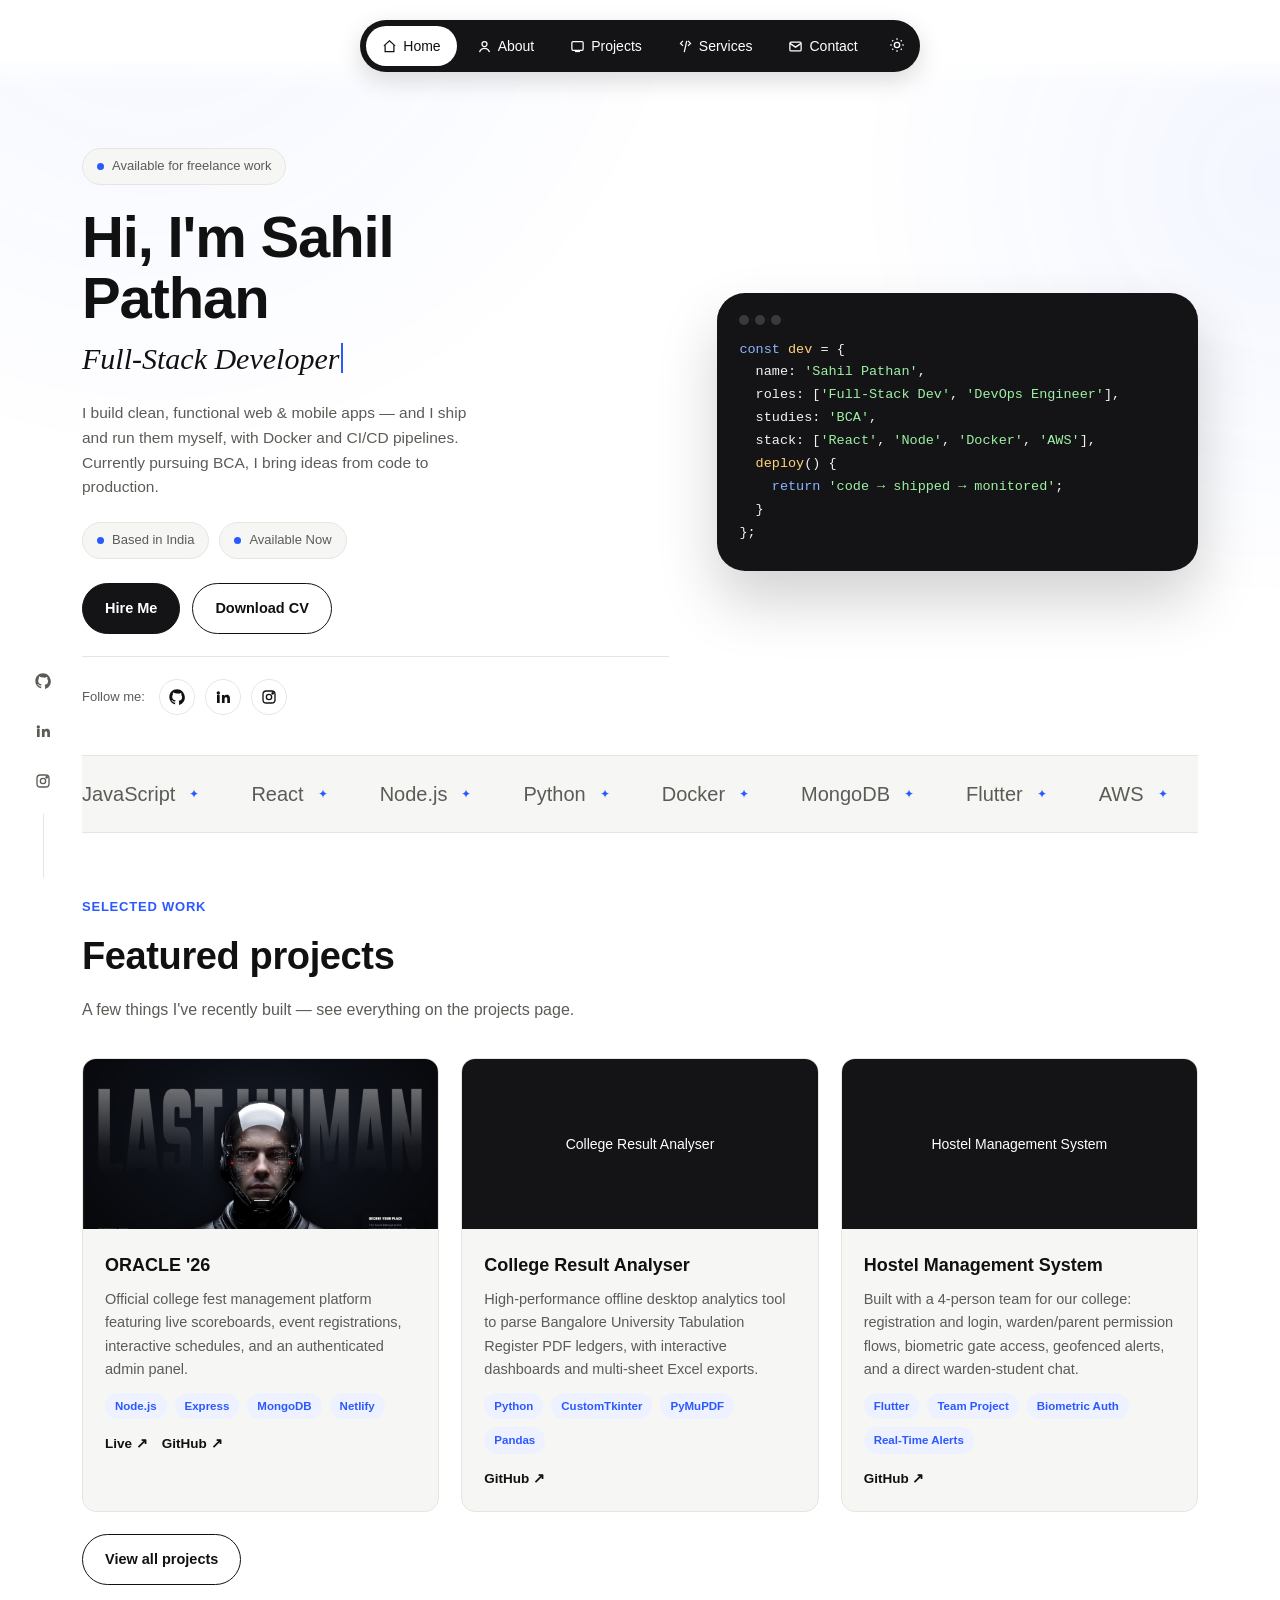
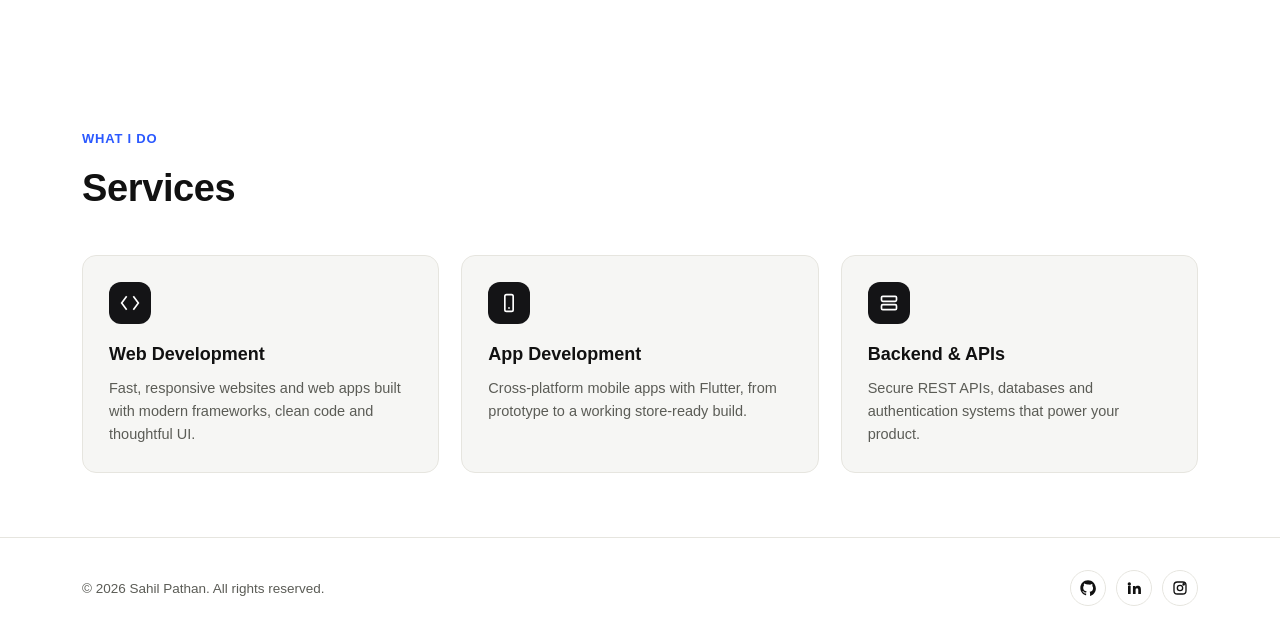
<file: index.html>
<!DOCTYPE html>
<html lang="en">
<head>
<meta charset="UTF-8">
<meta name="viewport" content="width=device-width, initial-scale=1.0">
<title>Sahil Pathan — Full-Stack Developer & DevOps Engineer</title>
<meta name="description" content="Portfolio of Sahil Pathan, a full-stack developer, DevOps engineer and app developer studying BCA.">
<meta http-equiv="Content-Security-Policy" content="default-src 'self'; style-src 'self' 'unsafe-inline' https://fonts.googleapis.com; font-src https://fonts.gstatic.com; img-src 'self' data:; connect-src 'self' https:; script-src 'self';">
<script src="js/theme-init.js"></script>
<link rel="stylesheet" href="css/style.css">
<link rel="stylesheet" href="css/animations.css">
</head>
<body>
<div class="social-rail" id="social-rail-root"></div>

<div class="nav-outer"><div id="nav-root"></div></div>

<main class="wrap">

  <!-- ============ HERO ============ -->
  <section class="hero">
    <div class="hero-grid">
      <div class="hero-copy">
        <span class="badge"><span class="dot"></span>Available for freelance work</span>
        <h1>Hi, I'm Sahil<br>Pathan</h1>
        <p class="role-line"><span id="role-text"></span><span class="cursor"></span></p>
        <p class="lede">I build clean, functional web &amp; mobile apps — and I ship and run them myself, with Docker and CI/CD pipelines. Currently pursuing BCA, I bring ideas from code to production.</p>

        <div class="meta-row">
          <span class="badge" id="location-badge"><span class="dot"></span></span>
          <span class="badge"><span class="dot"></span>Available Now</span>
        </div>

        <div class="cta-row">
          <a href="contact.html" class="btn btn-solid">Hire Me</a>
          <a href="assets/Sahil-Pathan-CV.pdf" class="btn btn-outline" download>Download CV</a>
        </div>

        <div class="follow-row">
          <span>Follow me:</span>
          <div class="social-icons" id="hero-social-root"></div>
        </div>
      </div>

      <div class="hero-art">
        <div class="terminal">
          <div class="terminal-dots"><span></span><span></span><span></span></div>
          <pre><span class="kw">const</span> <span class="fn">dev</span> = {
  name: <span class="str">'Sahil Pathan'</span>,
  roles: [<span class="str">'Full-Stack Dev'</span>, <span class="str">'DevOps Engineer'</span>],
  studies: <span class="str">'BCA'</span>,
  stack: [<span class="str">'React'</span>, <span class="str">'Node'</span>, <span class="str">'Docker'</span>, <span class="str">'AWS'</span>],
  <span class="fn">deploy</span>() {
    <span class="kw">return</span> <span class="str">'code → shipped → monitored'</span>;
  }
};</pre>
        </div>
      </div>
    </div>
  </section>

  <!-- ============ MARQUEE ============ -->
  <div class="marquee-outer"><div id="marquee-root"></div></div>

  <!-- ============ FEATURED PROJECTS ============ -->
  <section>
    <div class="section-head reveal">
      <div class="eyebrow">Selected Work</div>
      <h2 class="section-title">Featured projects</h2>
      <p class="section-sub">A few things I've recently built — see everything on the projects page.</p>
    </div>
    <div class="grid cols-3" id="projects-grid" data-limit="3"></div>
    <p style="margin-top:22px;"><a href="projects.html" class="btn btn-outline">View all projects</a></p>
  </section>

  <!-- ============ SERVICES PREVIEW ============ -->
  <section>
    <div class="section-head reveal">
      <div class="eyebrow">What I Do</div>
      <h2 class="section-title">Services</h2>
    </div>
    <div class="grid cols-3" data-services-root data-limit="3"></div>
  </section>

</main>

<footer><div class="wrap"><div id="footer-root"></div></div></footer>

<script src="data/site-data.js"></script>
<script src="js/icons.js"></script>
<script src="js/main.js"></script>
<script src="js/projects.js"></script>
</body>
</html>
</file>
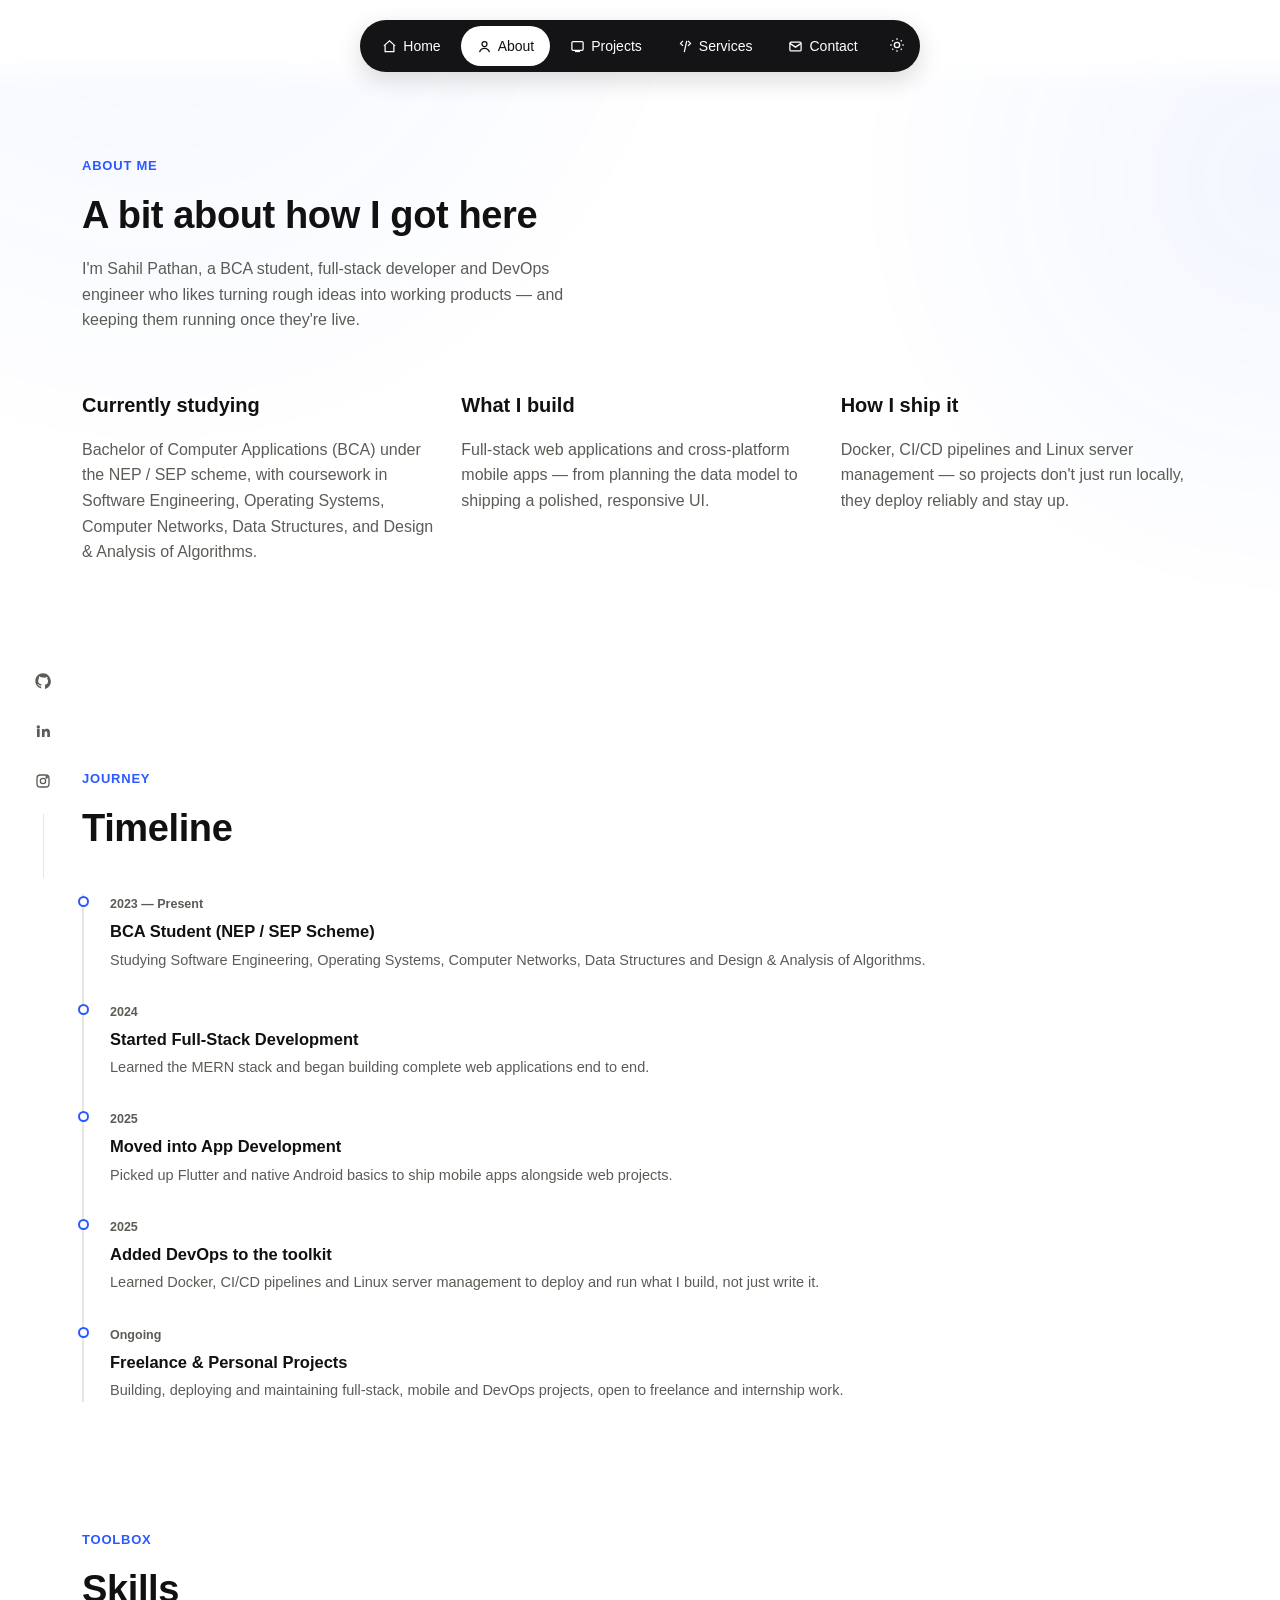
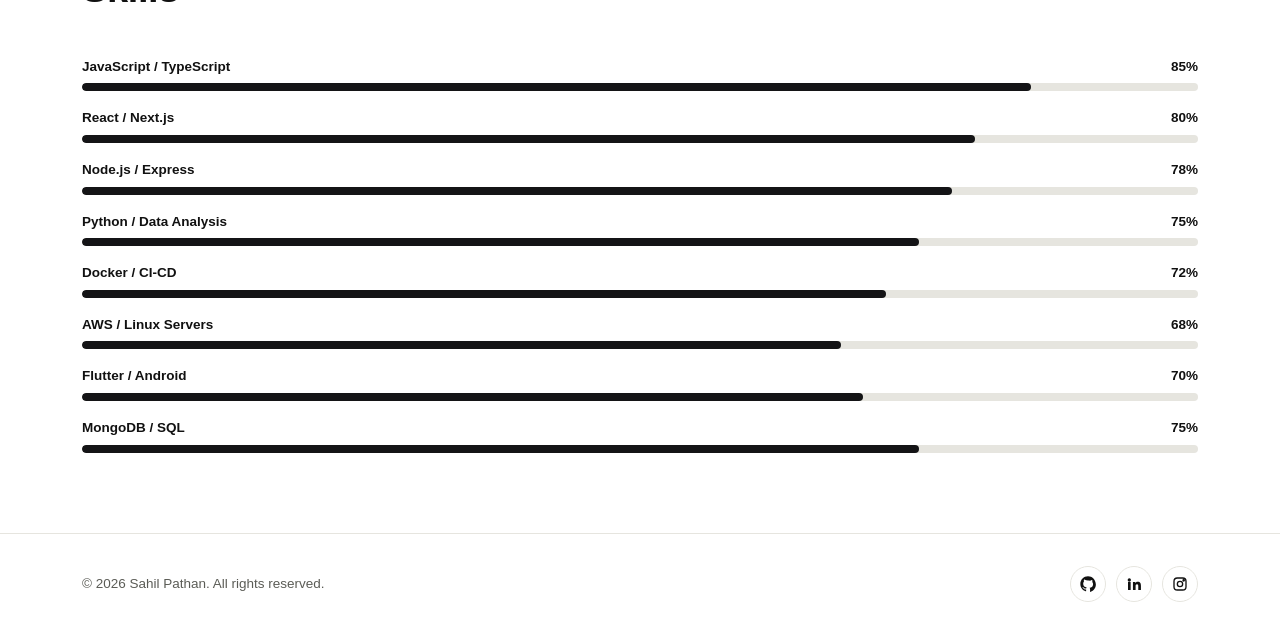
<file: about.html>
<!DOCTYPE html>
<html lang="en">
<head>
<meta charset="UTF-8">
<meta name="viewport" content="width=device-width, initial-scale=1.0">
<title>About — Sahil Pathan</title>
<meta name="description" content="About Sahil Pathan, BCA student, full-stack developer, DevOps engineer and app developer.">
<meta http-equiv="Content-Security-Policy" content="default-src 'self'; style-src 'self' 'unsafe-inline' https://fonts.googleapis.com; font-src https://fonts.gstatic.com; img-src 'self' data:; connect-src 'self' https:; script-src 'self';">
<script src="js/theme-init.js"></script>
<link rel="stylesheet" href="css/style.css">
<link rel="stylesheet" href="css/animations.css">
</head>
<body>
<div class="social-rail" id="social-rail-root"></div>

<div class="nav-outer"><div id="nav-root"></div></div>

<main class="wrap">

  <section>
    <div class="section-head reveal">
      <div class="eyebrow">About Me</div>
      <h2 class="section-title">A bit about how I got here</h2>
      <p class="section-sub">I'm Sahil Pathan, a BCA student, full-stack developer and DevOps engineer who likes
        turning rough ideas into working products — and keeping them running once they're live.</p>
    </div>

    <div class="grid cols-3" style="margin-bottom:60px;">
      <div class="reveal">
        <h3 style="font-family:var(--font-display); font-size:20px; margin-bottom:10px;">Currently studying</h3>
        <p style="color:var(--ink-soft);">Bachelor of Computer Applications (BCA) under the NEP / SEP scheme, with
          coursework in Software Engineering, Operating Systems, Computer Networks, Data Structures, and Design &amp;
          Analysis of Algorithms.</p>
      </div>
      <div class="reveal">
        <h3 style="font-family:var(--font-display); font-size:20px; margin-bottom:10px;">What I build</h3>
        <p style="color:var(--ink-soft);">Full-stack web applications and cross-platform mobile apps — from
          planning the data model to shipping a polished, responsive UI.</p>
      </div>
      <div class="reveal">
        <h3 style="font-family:var(--font-display); font-size:20px; margin-bottom:10px;">How I ship it</h3>
        <p style="color:var(--ink-soft);">Docker, CI/CD pipelines and Linux server management — so projects don't
          just run locally, they deploy reliably and stay up.</p>
      </div>
    </div>
  </section>

  <section>
    <div class="section-head reveal">
      <div class="eyebrow">Journey</div>
      <h2 class="section-title">Timeline</h2>
    </div>
    <div class="timeline" id="timeline-root"></div>
  </section>

  <section>
    <div class="section-head reveal">
      <div class="eyebrow">Toolbox</div>
      <h2 class="section-title">Skills</h2>
    </div>
    <div id="skills-root"></div>
  </section>

</main>

<footer><div class="wrap"><div id="footer-root"></div></div></footer>

<script src="data/site-data.js"></script>
<script src="js/icons.js"></script>
<script src="js/main.js"></script>
</body>
</html>
</file>
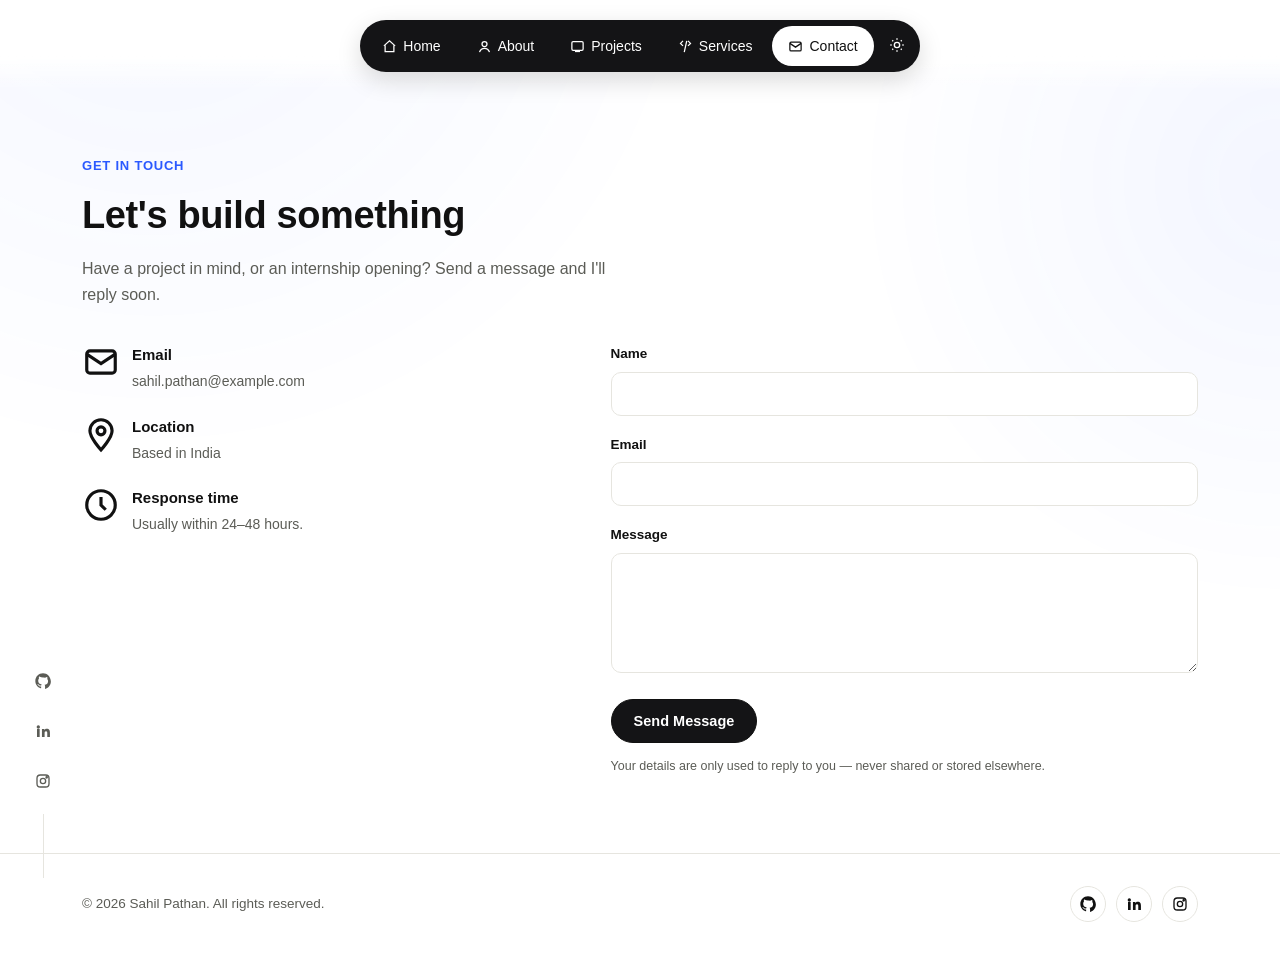
<file: contact.html>
<!DOCTYPE html>
<html lang="en">
<head>
<meta charset="UTF-8">
<meta name="viewport" content="width=device-width, initial-scale=1.0">
<title>Contact — Sahil Pathan</title>
<meta name="description" content="Get in touch with Sahil Pathan for freelance or internship work.">
<meta http-equiv="Content-Security-Policy" content="default-src 'self'; style-src 'self' 'unsafe-inline' https://fonts.googleapis.com; font-src https://fonts.gstatic.com; img-src 'self' data:; connect-src 'self' https:; script-src 'self';">
<script src="js/theme-init.js"></script>
<link rel="stylesheet" href="css/style.css">
<link rel="stylesheet" href="css/animations.css">
</head>
<body>
<div class="social-rail" id="social-rail-root"></div>

<div class="nav-outer"><div id="nav-root"></div></div>

<main class="wrap">
  <section>
    <div class="section-head reveal">
      <div class="eyebrow">Get In Touch</div>
      <h2 class="section-title">Let's build something</h2>
      <p class="section-sub">Have a project in mind, or an internship opening? Send a message and I'll reply soon.</p>
    </div>

    <div class="contact-grid">
      <div class="contact-info reveal">
        <div class="info-row">
          <div class="icon" id="ci-mail"></div>
          <div><h4>Email</h4><p id="ci-email-text"></p></div>
        </div>
        <div class="info-row">
          <div class="icon" id="ci-pin"></div>
          <div><h4>Location</h4><p id="ci-location-text"></p></div>
        </div>
        <div class="info-row">
          <div class="icon" id="ci-clock"></div>
          <div><h4>Response time</h4><p>Usually within 24–48 hours.</p></div>
        </div>
      </div>

      <form id="contact-form" class="reveal" novalidate>
        <div class="field">
          <label for="cf-name">Name</label>
          <input id="cf-name" name="name" type="text" autocomplete="name" required maxlength="80">
        </div>
        <div class="field">
          <label for="cf-email">Email</label>
          <input id="cf-email" name="email" type="email" autocomplete="email" required maxlength="120">
        </div>
        <div class="field">
          <label for="cf-message">Message</label>
          <textarea id="cf-message" name="message" required maxlength="2000"></textarea>
        </div>
        <!-- honeypot: hidden from real users, left blank by them, filled by bots -->
        <div class="hp-field" aria-hidden="true">
          <label for="cf-company">Company</label>
          <input id="cf-company" name="company" type="text" tabindex="-1" autocomplete="off">
        </div>
        <button type="submit" class="btn btn-solid">Send Message</button>
        <p class="form-status" id="form-status"></p>
        <p class="form-note">Your details are only used to reply to you — never shared or stored elsewhere.</p>
      </form>
    </div>
  </section>
</main>

<footer><div class="wrap"><div id="footer-root"></div></div></footer>

<script src="data/site-data.js"></script>
<script src="js/icons.js"></script>
<script src="js/main.js"></script>
<script src="js/contact.js"></script>
</body>
</html>
</file>
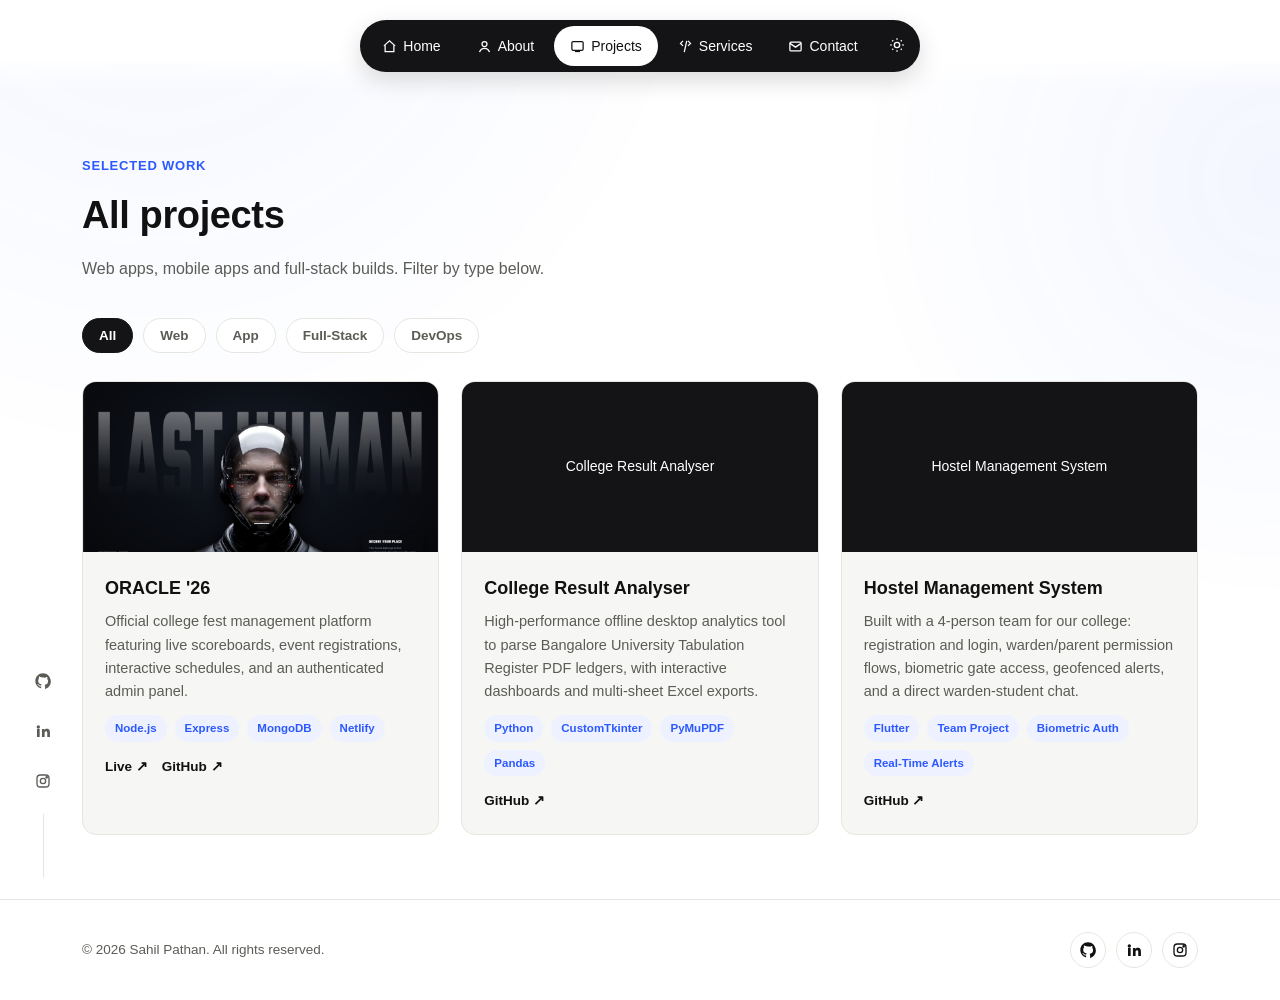
<file: projects.html>
<!DOCTYPE html>
<html lang="en">
<head>
<meta charset="UTF-8">
<meta name="viewport" content="width=device-width, initial-scale=1.0">
<title>Projects — Sahil Pathan</title>
<meta name="description" content="Web, app and DevOps projects by Sahil Pathan.">
<meta http-equiv="Content-Security-Policy" content="default-src 'self'; style-src 'self' 'unsafe-inline' https://fonts.googleapis.com; font-src https://fonts.gstatic.com; img-src 'self' data:; connect-src 'self' https:; script-src 'self';">
<script src="js/theme-init.js"></script>
<link rel="stylesheet" href="css/style.css">
<link rel="stylesheet" href="css/animations.css">
</head>
<body>
<div class="social-rail" id="social-rail-root"></div>

<div class="nav-outer"><div id="nav-root"></div></div>

<main class="wrap">
  <section>
    <div class="section-head reveal">
      <div class="eyebrow">Selected Work</div>
      <h2 class="section-title">All projects</h2>
      <p class="section-sub">Web apps, mobile apps and full-stack builds. Filter by type below.</p>
    </div>

    <div class="filter-row">
      <button class="filter-btn active" data-filter="all">All</button>
      <button class="filter-btn" data-filter="web">Web</button>
      <button class="filter-btn" data-filter="app">App</button>
      <button class="filter-btn" data-filter="fullstack">Full-Stack</button>
      <button class="filter-btn" data-filter="devops">DevOps</button>
    </div>

    <div class="grid cols-3" id="projects-grid"></div>
  </section>
</main>

<footer><div class="wrap"><div id="footer-root"></div></div></footer>

<script src="data/site-data.js"></script>
<script src="js/icons.js"></script>
<script src="js/main.js"></script>
<script src="js/projects.js"></script>
</body>
</html>
</file>
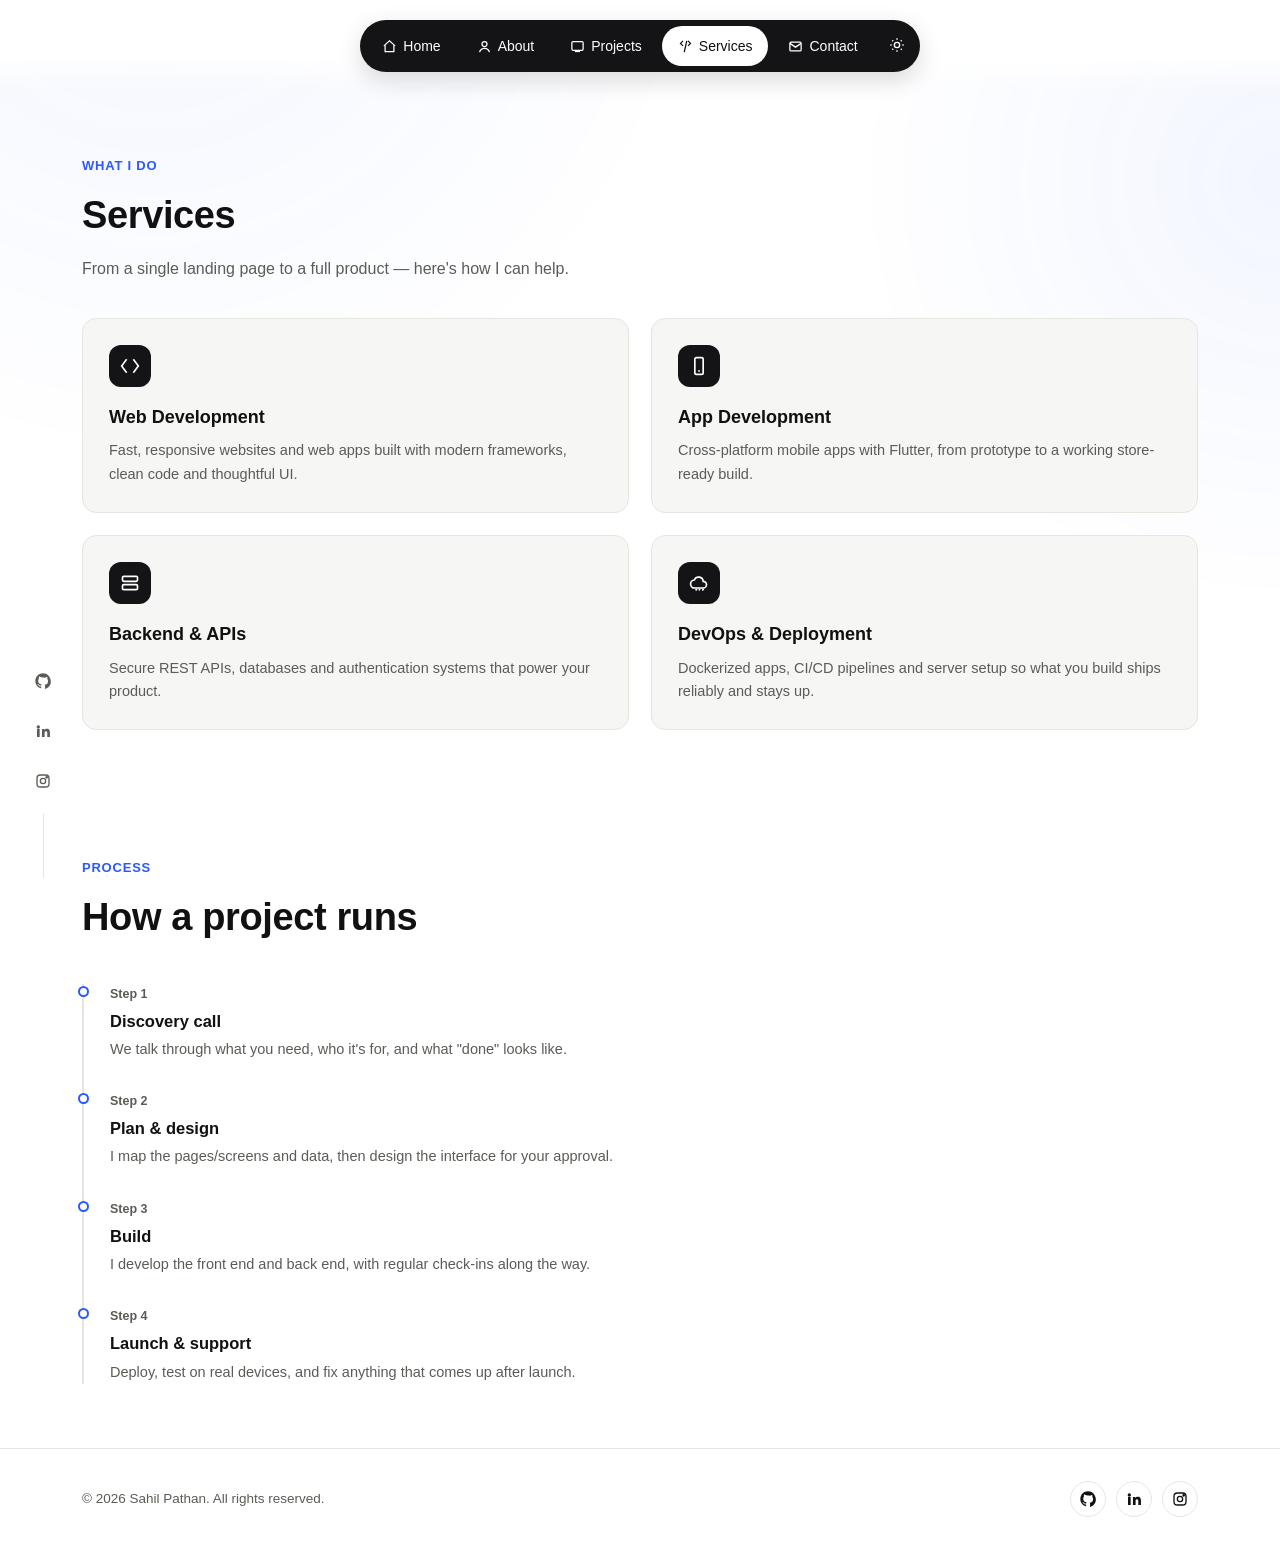
<file: services.html>
<!DOCTYPE html>
<html lang="en">
<head>
<meta charset="UTF-8">
<meta name="viewport" content="width=device-width, initial-scale=1.0">
<title>Services — Sahil Pathan</title>
<meta name="description" content="Web development, app development and DevOps/deployment services offered by Sahil Pathan.">
<meta http-equiv="Content-Security-Policy" content="default-src 'self'; style-src 'self' 'unsafe-inline' https://fonts.googleapis.com; font-src https://fonts.gstatic.com; img-src 'self' data:; connect-src 'self' https:; script-src 'self';">
<script src="js/theme-init.js"></script>
<link rel="stylesheet" href="css/style.css">
<link rel="stylesheet" href="css/animations.css">
</head>
<body>
<div class="social-rail" id="social-rail-root"></div>

<div class="nav-outer"><div id="nav-root"></div></div>

<main class="wrap">
  <section>
    <div class="section-head reveal">
      <div class="eyebrow">What I Do</div>
      <h2 class="section-title">Services</h2>
      <p class="section-sub">From a single landing page to a full product — here's how I can help.</p>
    </div>
    <div class="grid cols-2" data-services-root></div>
  </section>

  <section>
    <div class="section-head reveal">
      <div class="eyebrow">Process</div>
      <h2 class="section-title">How a project runs</h2>
    </div>
    <div class="timeline">
      <div class="t-item reveal">
        <div class="t-date">Step 1</div>
        <h4>Discovery call</h4>
        <p>We talk through what you need, who it's for, and what "done" looks like.</p>
      </div>
      <div class="t-item reveal">
        <div class="t-date">Step 2</div>
        <h4>Plan &amp; design</h4>
        <p>I map the pages/screens and data, then design the interface for your approval.</p>
      </div>
      <div class="t-item reveal">
        <div class="t-date">Step 3</div>
        <h4>Build</h4>
        <p>I develop the front end and back end, with regular check-ins along the way.</p>
      </div>
      <div class="t-item reveal">
        <div class="t-date">Step 4</div>
        <h4>Launch &amp; support</h4>
        <p>Deploy, test on real devices, and fix anything that comes up after launch.</p>
      </div>
    </div>
  </section>
</main>

<footer><div class="wrap"><div id="footer-root"></div></div></footer>

<script src="data/site-data.js"></script>
<script src="js/icons.js"></script>
<script src="js/main.js"></script>
</body>
</html>
</file>
<file: css/style.css>
/* =========================================================
   SAHIL PATHAN — PORTFOLIO STYLESHEET
   File map:
     style.css      -> tokens, reset, layout, components (this file)
     animations.css -> all @keyframes + motion classes
   Edit colors/fonts in :root below — nothing else needs to change.
   ========================================================= */

@import url('https://fonts.googleapis.com/css2?family=Space+Grotesk:wght@400;500;600;700&family=Inter:wght@400;500;600&family=Fraunces:ital,wght@0,500;1,500&display=swap');

:root{
  /* ---- COLOR TOKENS (light — default) ---- */
  --bg:        #ffffff;
  --bg-soft:   #f6f6f4;
  --ink:       #111111;
  --ink-soft:  #5b5c56;
  --line:      #e6e5df;
  --accent:    #2b59ff;   /* the ONE accent color — cursor, links, dots */
  --accent-10: #eef1ff;
  --surface-dark: #141416; /* fixed-dark surface: buttons, terminal, icons */

  /* ---- TYPE TOKENS ---- */
  --font-display: 'Space Grotesk', sans-serif;
  --font-role:    'Fraunces', serif;
  --font-body:    'Inter', sans-serif;

  /* ---- LAYOUT TOKENS ---- */
  --max: 1180px;
  --radius: 14px;
  --radius-lg: 28px;
}

/* ---- COLOR TOKENS (dark) — toggled via data-theme on <html> ---- */
html[data-theme="dark"]{
  --bg:        #0d0d0f;
  --bg-soft:   #17181b;
  --ink:       #f2f1ed;
  --ink-soft:  #9d9d95;
  --line:      #2a2b2e;
  --accent:    #7c9bff;
  --accent-10: #1a2140;
  --surface-dark: #1c1c20;
}

*,*::before,*::after{ box-sizing:border-box; }
html{ scroll-behavior:smooth; }
body{
  margin:0;
  background:var(--bg);
  color:var(--ink);
  font-family:var(--font-body);
  font-size:16px;
  line-height:1.6;
  transition:background .35s ease, color .35s ease;
  -webkit-font-smoothing:antialiased;
  overflow-x:hidden; /* guards against any floating/animated element nudging past the edge on small screens */
}

/* Minimal ambient gradient — fixed behind everything, barely-there */
body::before{
  content:'';
  position:fixed;
  inset:0;
  z-index:-1;
  pointer-events:none;
  background:
    radial-gradient(circle at 12% -10%, var(--accent) 0%, transparent 38%),
    radial-gradient(circle at 100% 20%, var(--accent) 0%, transparent 30%);
  opacity:.05;
  transition:opacity .35s ease;
}
html[data-theme="dark"] body::before{ opacity:.09; }

img{ max-width:100%; display:block; }
a{ color:inherit; text-decoration:none; }
ul{ list-style:none; margin:0; padding:0; }
button{ font-family:inherit; cursor:pointer; }
:focus-visible{ outline:2px solid var(--accent); outline-offset:3px; }

.wrap{
  max-width:var(--max);
  margin:0 auto;
  padding:0 32px;
}

/* ---------- FIXED SOCIAL RAIL ---------- */
/* Always-visible social links on the side of the viewport — desktop only;
   mobile keeps the icons in the hero and footer instead (more thumb-friendly). */
.social-rail{
  position:fixed;
  left:26px; bottom:0;
  z-index:40;
  display:flex; flex-direction:column; align-items:center;
  gap:16px;
  padding-bottom:22px;
}
.social-rail a{
  width:34px; height:34px; border-radius:50%;
  display:flex; align-items:center; justify-content:center;
  color:var(--ink-soft);
  border:1px solid transparent;
  transition:color .2s ease, border-color .2s ease, transform .2s ease;
}
.social-rail a:hover{ color:var(--accent); border-color:var(--line); transform:translateY(-2px); }
.social-rail a svg{ width:16px; height:16px; }
.social-rail::after{
  content:'';
  width:1px; height:64px;
  background:var(--line);
}
@media (max-width:900px){
  .social-rail{ display:none; }
}

/* ---------- NAVBAR ---------- */
.nav-outer{
  position:sticky; top:0; z-index:50;
  display:flex; justify-content:center;
  padding:20px 16px;
  background:linear-gradient(var(--bg) 60%, transparent);
}
.nav-pill{
  display:flex; align-items:center; gap:4px;
  background:#141416;
  border-radius:999px;
  padding:6px;
  box-shadow:0 8px 24px rgba(0,0,0,0.15);
}
.nav-pill a{
  display:flex; align-items:center; gap:6px;
  color:#fff; font-size:14px; font-weight:500;
  padding:9px 16px; border-radius:999px;
  transition:background .25s ease, color .25s ease;
  white-space:nowrap;
}
.nav-pill a:hover{ background:rgba(255,255,255,0.14); }
.nav-pill a.active{ background:#fff; color:#111; }
.nav-pill svg{ width:15px; height:15px; }
.nav-toggle{ display:none; }

.theme-toggle{
  display:flex; align-items:center; justify-content:center;
  width:34px; height:34px; border-radius:50%;
  background:transparent; border:none; color:#fff;
  margin-left:2px; flex-shrink:0;
  transition:background .25s ease, transform .3s ease;
}
.theme-toggle:hover{ background:rgba(255,255,255,0.14); }
.theme-toggle svg{ width:16px; height:16px; }
.theme-toggle .icon-moon{ display:none; }
html[data-theme="dark"] .theme-toggle .icon-sun{ display:none; }
html[data-theme="dark"] .theme-toggle .icon-moon{ display:block; }

@media (max-width:720px){
  .nav-pill{ flex-wrap:nowrap; overflow-x:auto; max-width:92vw; -webkit-overflow-scrolling:touch; }
  .nav-pill a span.label{ display:none; }
  .nav-pill a{ padding:10px 12px; }
  .nav-pill::-webkit-scrollbar{ display:none; }
}

@media (max-width:600px){
  .wrap{ padding:0 20px; }
  .hero{ padding:36px 0 28px; }
  section{ padding:44px 0; }
  .hero-grid{ gap:34px; }
  .cta-row .btn{ flex:1 1 auto; justify-content:center; }
  .follow-row{ flex-wrap:wrap; }
  .terminal{ font-size:11.5px; padding:16px 14px 18px; }
  .grid{ gap:16px; }
  .card{ padding:20px; }
  .timeline{ padding-left:20px; }
  .t-item::before{ left:-26px; }
  .contact-grid{ gap:32px; }
}

/* ---------- BADGE ---------- */
.badge{
  display:inline-flex; align-items:center; gap:8px;
  background:var(--bg-soft);
  border:1px solid var(--line);
  padding:7px 14px;
  border-radius:999px;
  font-size:13px; color:var(--ink-soft);
}
.badge .dot{
  width:7px; height:7px; border-radius:50%;
  background:var(--accent);
}

/* ---------- HERO ---------- */
.hero{
  padding:56px 0 40px;
}
.hero-grid{
  display:grid;
  grid-template-columns:1.1fr 0.9fr;
  gap:48px;
  align-items:center;
}
.hero h1{
  font-family:var(--font-display);
  font-weight:700;
  font-size:clamp(38px,5.2vw,58px);
  line-height:1.05;
  letter-spacing:-0.02em;
  margin:22px 0 6px;
}
.role-line{
  font-family:var(--font-role);
  font-style:italic;
  font-weight:500;
  font-size:clamp(22px,3vw,30px);
  margin:0 0 18px;
  min-height:1.4em;
}
.role-line .cursor{
  display:inline-block; width:2px; height:1em;
  background:var(--accent);
  margin-left:2px;
  vertical-align:-0.15em;
  animation:blink 1s steps(1) infinite;
}
.hero p.lede{
  color:var(--ink-soft);
  max-width:48ch;
  font-size:15.5px;
  margin:0 0 22px;
}
.meta-row{
  display:flex; flex-wrap:wrap; gap:10px;
  margin-bottom:24px;
}
.meta-row .badge svg{ width:14px; height:14px; }

.cta-row{
  display:flex; gap:12px; flex-wrap:wrap;
  padding-bottom:22px; margin-bottom:22px;
  border-bottom:1px solid var(--line);
}
.btn{
  display:inline-flex; align-items:center; gap:8px;
  padding:13px 22px;
  border-radius:999px;
  font-size:14.5px; font-weight:600;
  border:1px solid var(--ink);
  transition:transform .2s ease, background .2s ease, color .2s ease;
}
.btn-solid{ background:var(--surface-dark); color:#fff; }
.btn-solid:hover{ transform:translateY(-2px); background:#000; }
.btn-outline{ background:transparent; color:var(--ink); }
.btn-outline:hover{ transform:translateY(-2px); background:var(--bg-soft); }
.btn svg{ width:15px; height:15px; }

.follow-row{ display:flex; align-items:center; gap:14px; }
.follow-row span{ font-size:13px; color:var(--ink-soft); }
.social-icons{ display:flex; gap:10px; }
.social-icons a{
  width:36px; height:36px; border-radius:50%;
  border:1px solid var(--line);
  display:flex; align-items:center; justify-content:center;
  transition:border-color .2s ease, transform .2s ease;
}
.social-icons a:hover{ border-color:var(--ink); transform:translateY(-2px); }
.social-icons svg{ width:16px; height:16px; }

/* ---------- HERO ILLUSTRATION / TERMINAL ---------- */
.hero-art{ position:relative; }

.terminal{
  background:var(--surface-dark);
  border-radius:var(--radius-lg);
  padding:22px 22px 26px;
  color:#f2f2f2;
  font-family:'Space Grotesk',monospace;
  font-size:13.5px;
  box-shadow:0 30px 60px rgba(0,0,0,.18);
  position:relative;
  z-index:2;
}
.terminal-dots{ display:flex; gap:6px; margin-bottom:14px; }
.terminal-dots span{ width:10px; height:10px; border-radius:50%; background:#3a3a3a; }
.terminal pre{ margin:0; white-space:pre-wrap; line-height:1.7; }
.terminal .kw{ color:#8ab4ff; }
.terminal .str{ color:#9df0a4; }
.terminal .com{ color:#7a7a7a; }
.terminal .fn{ color:#ffd479; }

/* ---------- SECTION SHELL ---------- */
section{ padding:64px 0; }
.section-head{ margin-bottom:36px; }
.eyebrow{
  font-size:13px; letter-spacing:.06em; text-transform:uppercase;
  color:var(--accent); font-weight:600; margin-bottom:8px;
}
h2.section-title{
  font-family:var(--font-display);
  font-size:clamp(28px,3.6vw,38px);
  margin:0;
  letter-spacing:-0.01em;
}
.section-sub{ color:var(--ink-soft); max-width:60ch; margin-top:10px; }

/* ---------- CARDS (services / projects) ---------- */
.grid{ display:grid; gap:22px; }
.grid.cols-3{ grid-template-columns:repeat(3,1fr); }
.grid.cols-2{ grid-template-columns:repeat(2,1fr); }
@media (max-width:900px){
  .grid.cols-3, .grid.cols-2{ grid-template-columns:1fr; }
  .hero-grid{ grid-template-columns:1fr; }
  .hero-art{ order:-1; }
}

.card{
  background:var(--bg-soft);
  border:1px solid var(--line);
  border-radius:var(--radius);
  padding:26px;
  transition:transform .25s ease, box-shadow .25s ease, border-color .25s ease;
}
.card:hover{ transform:translateY(-4px); box-shadow:0 18px 34px rgba(0,0,0,.08); border-color:#d8d7cf; }
.card .icon{
  width:42px; height:42px; border-radius:12px;
  background:var(--surface-dark); color:#fff;
  display:flex; align-items:center; justify-content:center;
  margin-bottom:16px;
}
.card .icon svg{ width:20px; height:20px; }
.card h3{ font-family:var(--font-display); font-size:18px; margin:0 0 8px; }
.card p{ color:var(--ink-soft); font-size:14.5px; margin:0; }

/* project card */
.project-card{ overflow:hidden; padding:0; }
.project-thumb{
  height:170px; background:var(--surface-dark);
  display:flex; align-items:center; justify-content:center;
  color:#fff; font-family:var(--font-display); font-size:14px;
  position:relative; overflow:hidden;
}
.project-thumb img{
  width:100%; height:100%;
  object-fit:cover;
  display:block;
  transition:transform .35s ease;
}
.project-card:hover .project-thumb img{
  transform:scale(1.05);
}
.project-body{ padding:22px; }
.tag-row{ display:flex; gap:8px; flex-wrap:wrap; margin:12px 0 14px; }
.tag{
  font-size:11.5px; padding:4px 10px; border-radius:999px;
  background:var(--accent-10); color:var(--accent); font-weight:600;
}
.project-links{ display:flex; gap:14px; font-size:13.5px; font-weight:600; }
.project-links a{ display:flex; align-items:center; gap:5px; }
.project-links a:hover{ color:var(--accent); }

.filter-row{ display:flex; gap:10px; margin-bottom:28px; flex-wrap:wrap; }
.filter-btn{
  padding:9px 16px; border-radius:999px; border:1px solid var(--line);
  background:#fff; font-size:13.5px; font-weight:600; color:var(--ink-soft);
  transition:.2s ease;
}
.filter-btn.active,.filter-btn:hover{ background:var(--surface-dark); color:#fff; border-color:var(--surface-dark); }

/* ---------- TIMELINE (about) ---------- */
.timeline{ border-left:2px solid var(--line); padding-left:26px; }
.t-item{ position:relative; padding-bottom:30px; }
.t-item:last-child{ padding-bottom:0; }
.t-item::before{
  content:''; position:absolute; left:-32px; top:2px;
  width:11px; height:11px; border-radius:50%;
  background:var(--bg); border:2px solid var(--accent);
}
.t-item .t-date{ font-size:12.5px; color:var(--ink-soft); font-weight:600; }
.t-item h4{ margin:4px 0 4px; font-family:var(--font-display); font-size:16.5px; }
.t-item p{ margin:0; color:var(--ink-soft); font-size:14.5px; }

/* ---------- SKILL BARS ---------- */
.skill-row{ margin-bottom:16px; }
.skill-row .top{ display:flex; justify-content:space-between; font-size:13.5px; margin-bottom:6px; font-weight:600; }
.skill-track{ height:8px; border-radius:999px; background:var(--line); overflow:hidden; }
.skill-fill{ height:100%; background:var(--surface-dark); border-radius:999px; width:0; transition:width 1.2s ease; }

/* ---------- MARQUEE ---------- */
.marquee-outer{
  border-top:1px solid var(--line); border-bottom:1px solid var(--line);
  padding:22px 0; overflow:hidden; background:var(--bg-soft);
}
.marquee-track{
  display:flex; gap:52px; width:max-content;
  animation:scroll-left 22s linear infinite;
}
.marquee-track span{
  font-family:var(--font-display); font-size:20px; color:var(--ink-soft);
  display:flex; align-items:center; gap:14px; white-space:nowrap;
}
.marquee-track span::after{ content:'\2726'; color:var(--accent); font-size:12px; }

/* ---------- CONTACT ---------- */
.contact-grid{ display:grid; grid-template-columns:0.9fr 1.1fr; gap:48px; }
@media (max-width:900px){ .contact-grid{ grid-template-columns:1fr; } }
.field{ margin-bottom:18px; }
.field label{ display:block; font-size:13.5px; font-weight:600; margin-bottom:7px; }
.field input, .field textarea{
  width:100%; padding:13px 15px; border-radius:10px;
  border:1px solid var(--line); background:#fff;
  font-family:inherit; font-size:14.5px; color:var(--ink);
  transition:border-color .2s ease;
}
.field input:focus, .field textarea:focus{ border-color:var(--ink); }
.field textarea{ resize:vertical; min-height:120px; }
.form-note{ font-size:12.5px; color:var(--ink-soft); margin-top:10px; }
.form-status{ font-size:13.5px; margin-top:12px; font-weight:600; }
.form-status.ok{ color:#1a7a4c; }
.form-status.err{ color:#c33; }
/* honeypot — hidden from real users, catches bots */
.hp-field{ position:absolute; left:-9999px; width:1px; height:1px; overflow:hidden; }

.contact-info .info-row{ display:flex; gap:12px; align-items:flex-start; margin-bottom:22px; }
.contact-info .info-row .icon{ width:38px; height:38px; margin-bottom:0; flex-shrink:0; }
.contact-info h4{ margin:0 0 3px; font-size:15px; }
.contact-info p{ margin:0; color:var(--ink-soft); font-size:14px; }

/* ---------- FOOTER ---------- */
footer{ border-top:1px solid var(--line); padding:32px 0; }
.footer-row{ display:flex; justify-content:space-between; align-items:center; flex-wrap:wrap; gap:14px; }
.footer-row p{ font-size:13.5px; color:var(--ink-soft); margin:0; }

/* ---------- REVEAL ON SCROLL ---------- */
.reveal{ opacity:0; transform:translateY(18px); transition:opacity .7s ease, transform .7s ease; }
.reveal.in{ opacity:1; transform:translateY(0); }

@media (prefers-reduced-motion: reduce){
  *{ animation:none !important; transition:none !important; }
  .reveal{ opacity:1; transform:none; }
}
</file>
<file: css/animations.css>
/* =========================================================
   All motion lives here. Delete a block to remove that effect
   — nothing in style.css depends on these beyond class names.
   ========================================================= */

@keyframes blink{
  0%,50%{ opacity:1; }
  51%,100%{ opacity:0; }
}

@keyframes scroll-left{
  from{ transform:translateX(0); }
  to{ transform:translateX(-50%); }
}

@keyframes fade-up{
  from{ opacity:0; transform:translateY(24px); }
  to{ opacity:1; transform:translateY(0); }
}
.hero h1, .role-line, .hero p.lede, .meta-row, .cta-row, .follow-row{
  animation:fade-up .7s ease both;
}
.hero h1{ animation-delay:.05s; }
.role-line{ animation-delay:.15s; }
.hero p.lede{ animation-delay:.25s; }
.meta-row{ animation-delay:.32s; }
.cta-row{ animation-delay:.4s; }
.follow-row{ animation-delay:.48s; }

.hero-art{ animation:fade-up .8s ease .2s both; }

@keyframes pulse-dot{
  0%,100%{ box-shadow:0 0 0 0 rgba(43,89,255,.35); }
  50%{ box-shadow:0 0 0 5px rgba(43,89,255,0); }
}
.badge .dot{ animation:pulse-dot 2s ease-in-out infinite; }

@keyframes spin-slow{
  from{ transform:rotate(0deg); }
  to{ transform:rotate(360deg); }
}
</file>
